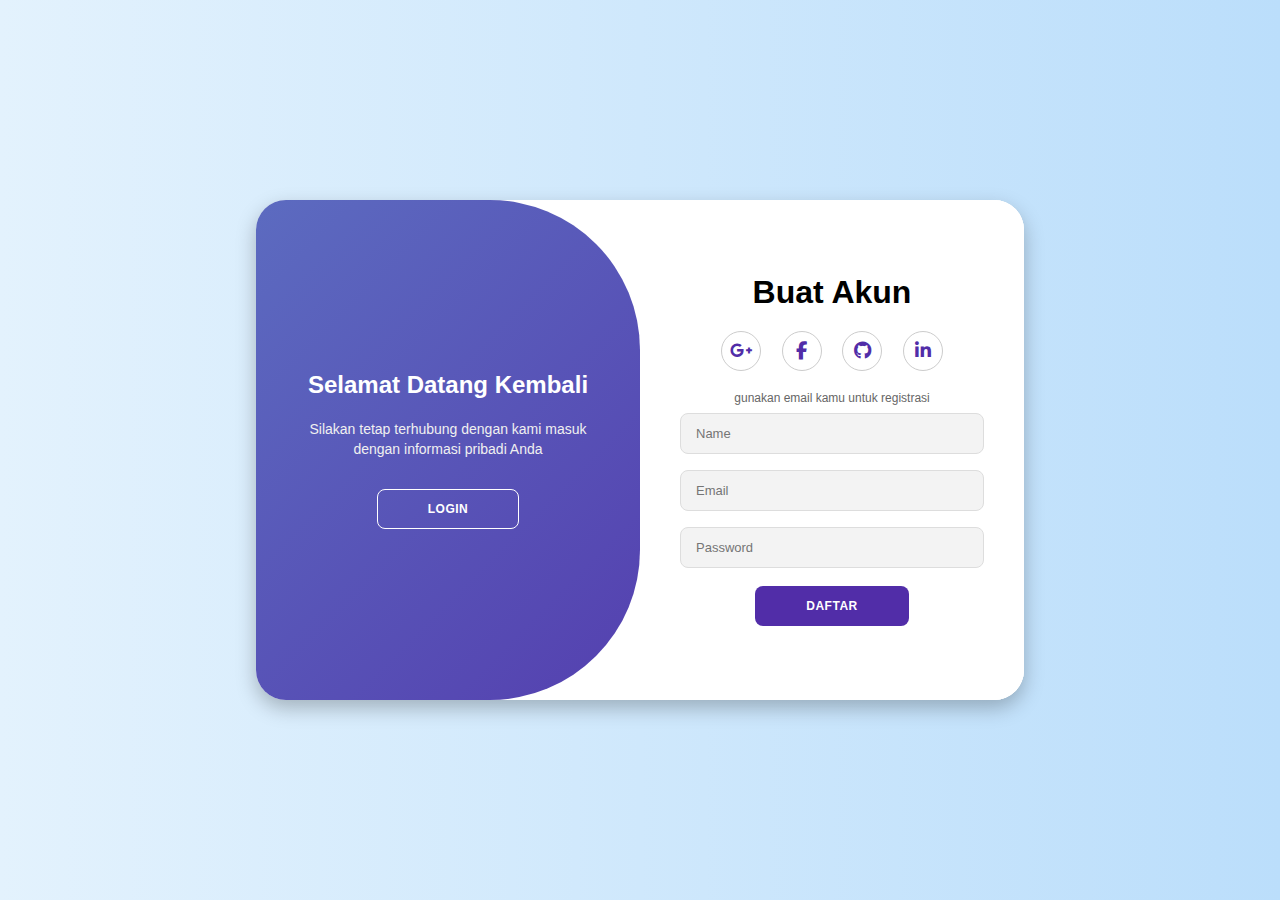
<file: daftar.html>
<!DOCTYPE html>
<html lang="en">

<head>
    <meta charset="UTF-8">
    <meta name="viewport" content="width=device-width, initial-scale=1.0">
    <link rel="stylesheet" href="https://cdnjs.cloudflare.com/ajax/libs/font-awesome/6.4.2/css/all.min.css">
    <link rel="stylesheet" href="style.css">
    <title>Modern Login Page | AsmrProg</title>
</head>

<body>

    <div class="container" id="container">
        <div class="form-container sign-up">
            <form>
                <h1>Buat Akun</h1>
                <div class="social-icons">
                    <a href="#" class="icon"><i class="fa-brands fa-google-plus-g"></i></a>
                    <a href="#" class="icon"><i class="fa-brands fa-facebook-f"></i></a>
                    <a href="#" class="icon"><i class="fa-brands fa-github"></i></a>
                    <a href="#" class="icon"><i class="fa-brands fa-linkedin-in"></i></a>
                </div>
                <span>gunakan email kamu untuk registrasi
                </span>
                <input type="text" placeholder="Name">
                <input type="email" placeholder="Email">
                <input type="password" placeholder="Password">
                <button>Daftar</button>
            </form>
        </div>
        <div class="form-container sign-in">
            <form>
                <h1>Selamat Datang Kembali</h1>
                <div class="social-icons">
                    <a href="#" class="icon"><i class="fa-brands fa-google-plus-g"></i></a>
                    <a href="#" class="icon"><i class="fa-brands fa-facebook-f"></i></a>
                    <a href="#" class="icon"><i class="fa-brands fa-github"></i></a>
                    <a href="#" class="icon"><i class="fa-brands fa-linkedin-in"></i></a>
                </div>
                <span>gunakan email dan password terdaftar
                </span>
                <input type="email" placeholder="Email">
                <input type="password" placeholder="Password">
                <a href="#">Lupa Password?</a>
                <button>MASUK</button>
            </form>
        </div>
        <div class="toggle-container">
            <div class="toggle">
                <div class="toggle-panel toggle-left">
                    <h1>Selamat Datang Kembali</h1>
                    <p>Silakan tetap terhubung dengan kami
                        masuk dengan informasi pribadi Anda</p>
                    <button class="hidden" id="login">LOGIN</button>
                </div>
                <div class="toggle-panel toggle-right">
                    <h1>Halo, Teman!</h1>
                    <p>Daftarkan diri Anda dengan data pribadi untuk menggunakan semua fitur situs</p>
                    <button class="hidden" id="register">DAFTAR DISINI</button>
                </div>
            </div>
        </div>
    </div>

    <script src="daftar.js"></script>
</body>

</html>
</file>
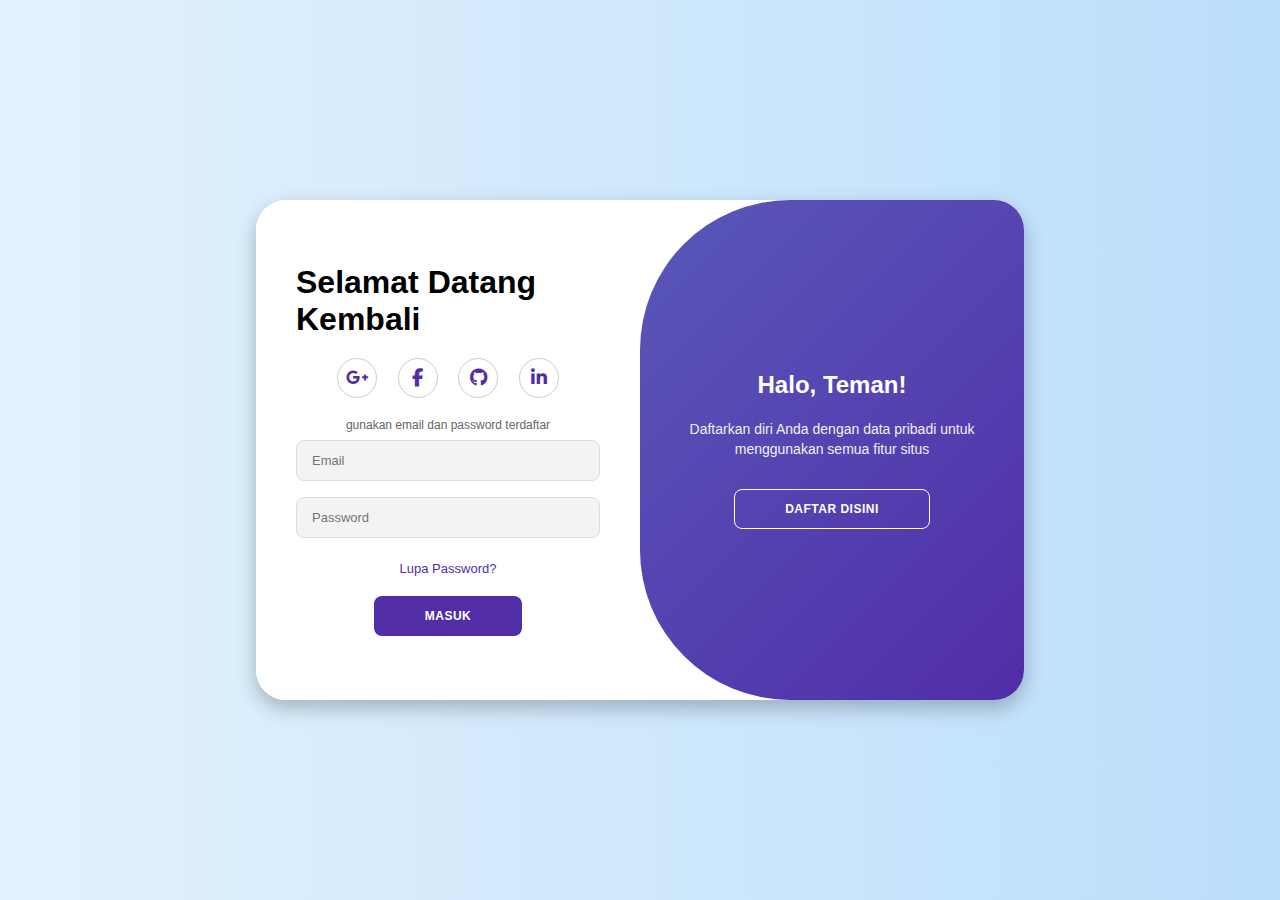
<file: login.html>
<!DOCTYPE html>
<html lang="en">

<head>
    <meta charset="UTF-8">
    <meta name="viewport" content="width=device-width, initial-scale=1.0">
    <link rel="stylesheet" href="https://cdnjs.cloudflare.com/ajax/libs/font-awesome/6.4.2/css/all.min.css">
    <link rel="stylesheet" href="style.css">
    <title>Modern Login Page | AsmrProg</title>
</head>

<body>

    <div class="container" id="container">
        <div class="form-container sign-up">
            <form>
                <h1>Buat Akun</h1>
                <div class="social-icons">
                    <a href="#" class="icon"><i class="fa-brands fa-google-plus-g"></i></a>
                    <a href="#" class="icon"><i class="fa-brands fa-facebook-f"></i></a>
                    <a href="#" class="icon"><i class="fa-brands fa-github"></i></a>
                    <a href="#" class="icon"><i class="fa-brands fa-linkedin-in"></i></a>
                </div>
                <span>gunakan email kamu untuk registrasi
                </span>
                <input type="text" placeholder="Name">
                <input type="email" placeholder="Email">
                <input type="password" placeholder="Password">
                <button>Daftar</button>
            </form>
        </div>
        <div class="form-container sign-in">
            <form>
                <h1>Selamat Datang Kembali</h1>
                <div class="social-icons">
                    <a href="#" class="icon"><i class="fa-brands fa-google-plus-g"></i></a>
                    <a href="#" class="icon"><i class="fa-brands fa-facebook-f"></i></a>
                    <a href="#" class="icon"><i class="fa-brands fa-github"></i></a>
                    <a href="#" class="icon"><i class="fa-brands fa-linkedin-in"></i></a>
                </div>
                <span>gunakan email dan password terdaftar
                </span>
                <input type="email" placeholder="Email">
                <input type="password" placeholder="Password">
                <a href="#">Lupa Password?</a>
                <button>MASUK</button>
            </form>
        </div>
        <div class="toggle-container">
            <div class="toggle">
                <div class="toggle-panel toggle-left">
                    <h1>Selamat Datang Kembali</h1>
                    <p>Silakan tetap terhubung dengan kami
                        masuk dengan informasi pribadi Anda</p>
                    <button class="hidden" id="login">LOGIN</button>
                </div>
                <div class="toggle-panel toggle-right">
                    <h1>Halo, Teman!</h1>
                    <p>Daftarkan diri Anda dengan data pribadi untuk menggunakan semua fitur situs</p>
                    <button class="hidden" id="register">DAFTAR DISINI</button>
                </div>
            </div>
        </div>
    </div>

    <script src="script.js"></script>
</body>

</html>
</file>
<file: style.css>
@import url('https://fonts.googleapis.com/css2?family=Montserrat:wght@300;400;500;600;700&display=swap');

/* Reset & Basic Styles */
* {
    margin: 0;
    padding: 0;
    box-sizing: border-box;
    font-family: 'Poppins', sans-serif;
}

body {
    background: linear-gradient(to right, #e3f2fd, #bbdefb);
    display: flex;
    align-items: center;
    justify-content: center;
    height: 100vh;
    overflow: hidden;
}

.container {
    background-color: #fff;
    border-radius: 30px;
    box-shadow: 0 8px 20px rgba(0, 0, 0, 0.25);
    position: relative;
    overflow: hidden;
    width: 768px;
    max-width: 100%;
    min-height: 500px;
}

.container p {
    font-size: 14px;
    line-height: 20px;
    margin: 20px 0;
    color: #666;
}

.container span {
    font-size: 12px;
    color: #666;
}

.container a {
    color: #512da8;
    font-size: 13px;
    text-decoration: none;
    margin: 15px 0 10px;
}

.container a:hover {
    text-decoration: underline;
}

.container button {
    background-color: #512da8;
    color: #fff;
    font-size: 12px;
    padding: 12px 50px;
    border: 1px solid transparent;
    border-radius: 8px;
    font-weight: 600;
    letter-spacing: 0.5px;
    text-transform: uppercase;
    margin-top: 10px;
    cursor: pointer;
    transition: 0.3s;
}

.container button:hover {
    background-color: #6b5bb8;
    box-shadow: 0 4px 10px rgba(81, 45, 168, 0.2);
}

.container button.hidden {
    background-color: transparent;
    border: 1px solid #fff;
}

.container button.hidden:hover {
    background-color: rgba(255, 255, 255, 0.2);
    border-color: #e2e2e2;
}

.container form {
    background-color: #fff;
    display: flex;
    align-items: center;
    justify-content: center;
    flex-direction: column;
    padding: 0 40px;
    height: 100%;
}

.container input {
    background-color: #f3f3f3;
    border: 1px solid #ddd;
    margin: 8px 0;
    padding: 12px 15px;
    font-size: 13px;
    border-radius: 8px;
    width: 100%;
    outline: none;
    transition: 0.3s;
}

.container input:focus {
    border-color: #512da8;
    box-shadow: 0 0 5px rgba(81, 45, 168, 0.2);
}

.form-container {
    position: absolute;
    top: 0;
    height: 100%;
    transition: all 0.6s ease-in-out;
}

.sign-in {
    left: 0;
    width: 50%;
    z-index: 2;
}

.container.active .sign-in {
    transform: translateX(100%);
}

.sign-up {
    left: 0;
    width: 50%;
    opacity: 0;
    z-index: 1;
}

.container.active .sign-up {
    transform: translateX(100%);
    opacity: 1;
    z-index: 5;
    animation: move 0.6s;
}

@keyframes move {
    0%, 49.99% {
        opacity: 0;
        z-index: 1;
    }
    50%, 100% {
        opacity: 1;
        z-index: 5;
    }
}

.social-icons {
    margin: 20px 0;
}

.social-icons a {
    color: #512da8;
    border: 1px solid #ccc;
    border-radius: 50%;
    display: inline-flex;
    justify-content: center;
    align-items: center;
    margin: 0 8px;
    width: 40px;
    height: 40px;
    font-size: 18px;
    transition: 0.3s;
}

.social-icons a:hover {
    background-color: #512da8;
    color: #fff;
    box-shadow: 0 4px 10px rgba(81, 45, 168, 0.2);
}

.toggle-container {
    position: absolute;
    top: 0;
    left: 50%;
    width: 50%;
    height: 100%;
    overflow: hidden;
    transition: all 0.6s ease-in-out;
    border-radius: 150px 0 0 150px;
    z-index: 1000;
}

.container.active .toggle-container {
    transform: translateX(-100%);
    border-radius: 0 150px 150px 0;
}

.toggle {
    background: linear-gradient(135deg, #5c6bc0, #512da8);
    color: #fff;
    position: relative;
    left: -100%;
    height: 100%;
    width: 200%;
    transform: translateX(0);
    transition: all 0.6s ease-in-out;
}

.container.active .toggle {
    transform: translateX(50%);
}

.toggle-panel {
    position: absolute;
    width: 50%;
    height: 100%;
    display: flex;
    align-items: center;
    justify-content: center;
    flex-direction: column;
    padding: 0 30px;
    text-align: center;
    top: 0;
    transition: all 0.6s ease-in-out;
}

.toggle-left {
    transform: translateX(-200%);
}

.container.active .toggle-left {
    transform: translateX(0);
}

.toggle-right {
    right: 0;
    transform: translateX(0);
}

.container.active .toggle-right {
    transform: translateX(200%);
}

.toggle-panel h1 {
    font-size: 24px;
    font-weight: bold;
    color: #fff;
}

.toggle-panel p {
    font-size: 14px;
    color: #f0f0f0;
    margin-bottom: 20px;
}
</file>
